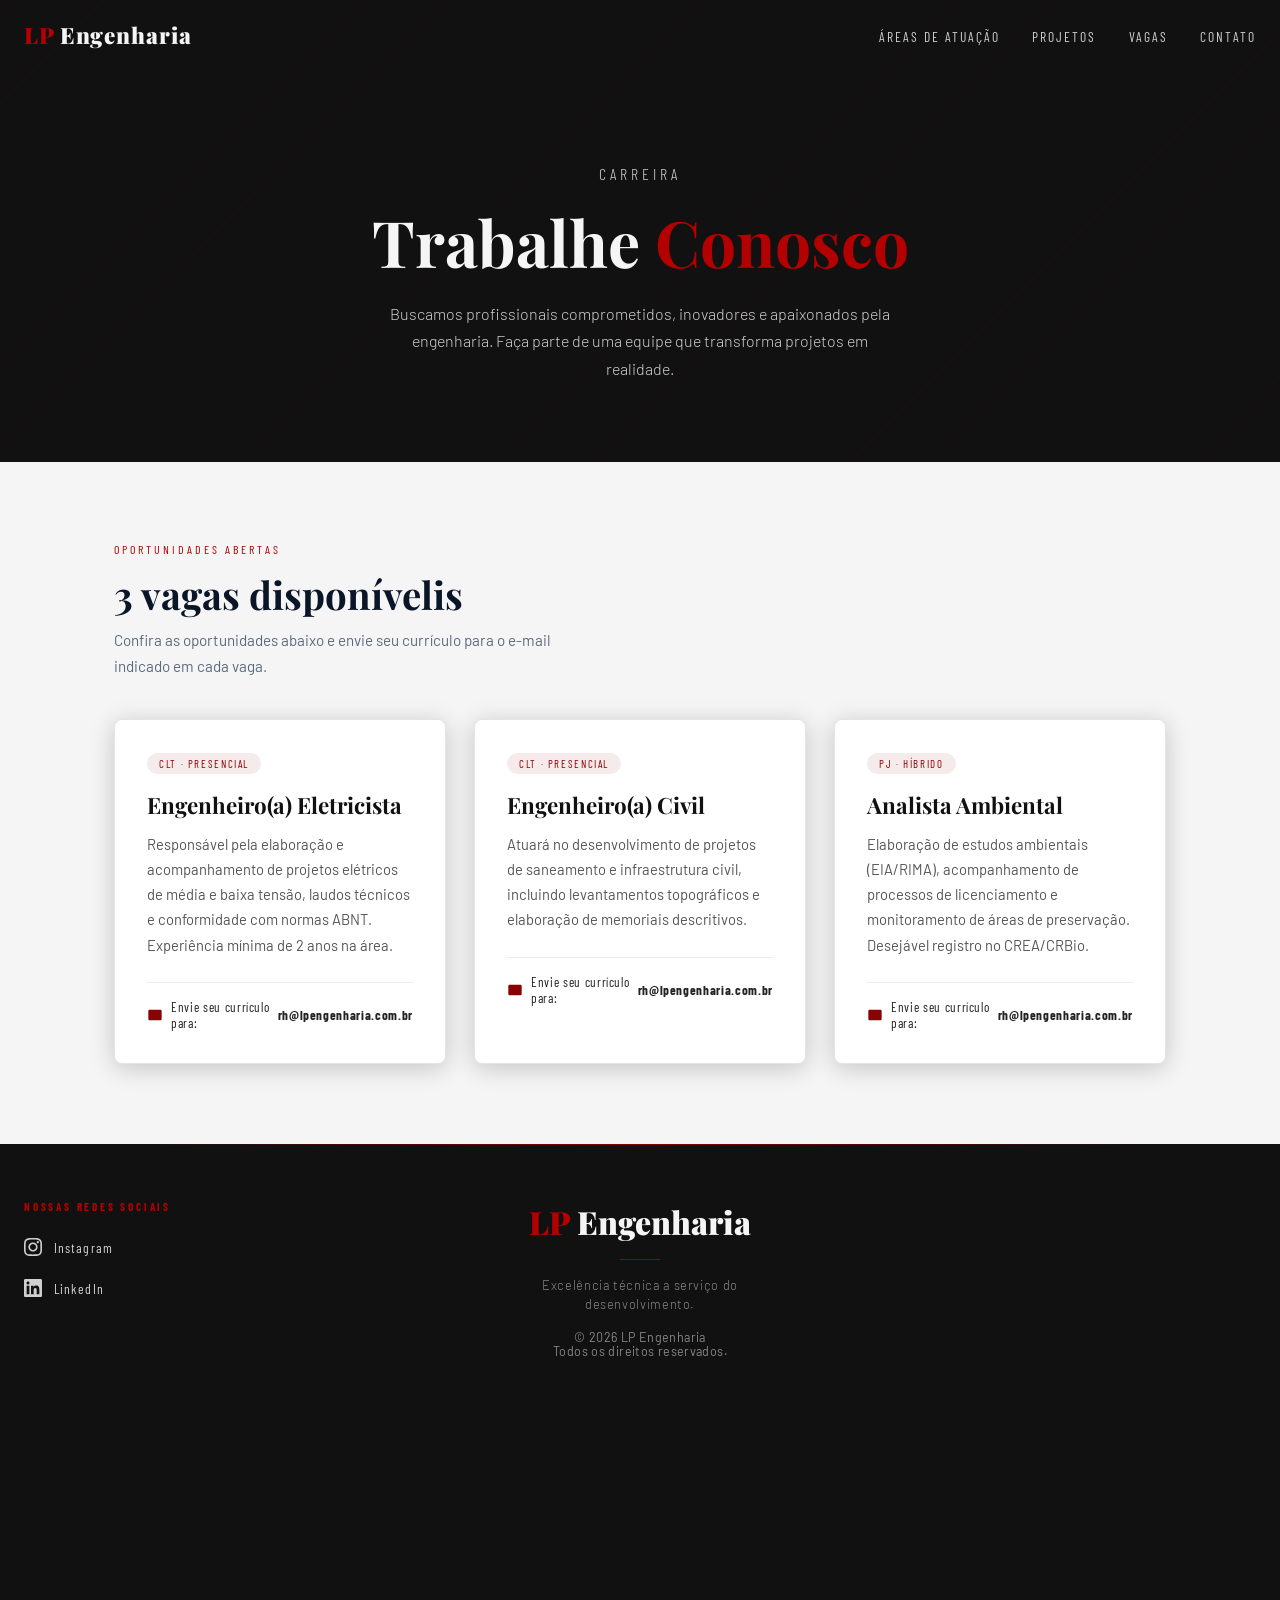
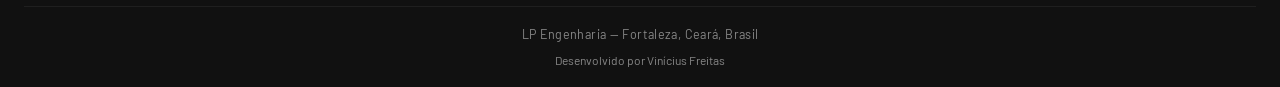
<file: vagas.htm>
<!DOCTYPE html>
<html lang="pt-BR">
<head>
  <meta charset="UTF-8" />
  <meta name="viewport" content="width=device-width, initial-scale=1.0" />
  <meta name="description" content="Trabalhe Conosco — LP Engenharia. Confira as vagas abertas e faça parte da nossa equipe." />
  <title>Trabalhe Conosco | LP Engenharia</title>

  <!-- Favicon placeholder -->
  <link rel="icon" type="image/svg+xml" href="data:image/svg+xml,<svg xmlns='http://www.w3.org/2000/svg' viewBox='0 0 32 32'><rect width='32' height='32' rx='4' fill='%231B3A6B'/><text x='50%' y='54%' dominant-baseline='middle' text-anchor='middle' font-family='serif' font-weight='900' font-size='18' fill='%23C8A951'>LP</text></svg>" />

  <!-- Google Fonts -->
  <link rel="preconnect" href="https://fonts.googleapis.com" />
  <link rel="preconnect" href="https://fonts.gstatic.com" crossorigin />
  <link href="https://fonts.googleapis.com/css2?family=Playfair+Display:wght@700;900&family=Barlow:wght@300;400;500;600&family=Barlow+Condensed:wght@600;700&display=swap" rel="stylesheet" />

  <link rel="stylesheet" href="style.css" />
</head>

<body class="page-vagas">

  <!-- ══════════════════════════════════════════════════
       NAVBAR (mesma da index)
  ══════════════════════════════════════════════════ -->
  <nav class="navbar scrolled" aria-label="Navegação principal">
    <div class="container">
      <a href="index.html" class="nav-logo" aria-label="LP Engenharia - Início">
        <span class="nav-logo-text"><span>LP</span> Engenharia</span>
      </a>

      <ul class="nav-links" role="list">
        <li><a href="index.html#areas">Áreas de Atuação</a></li>
        <li><a href="index.html#areas">Projetos</a></li>
        <li><a href="vagas.html">Vagas</a></li>
        <li><a href="index.html#contato">Contato</a></li>
      </ul>

      <button class="nav-toggle" aria-label="Abrir menu" aria-expanded="false">
        <span></span>
        <span></span>
        <span></span>
      </button>
    </div>
  </nav>


  <!-- ══════════════════════════════════════════════════
       HERO DA PÁGINA DE VAGAS
  ══════════════════════════════════════════════════ -->
  <header class="vagas-hero">
    <p class="section-label" style="position:relative;z-index:1;">Carreira</p>
    <h1>Trabalhe <em>Conosco</em></h1>
    <p>
      Buscamos profissionais comprometidos, inovadores e apaixonados pela engenharia.
      Faça parte de uma equipe que transforma projetos em realidade.
    </p>
  </header>


  <!-- ══════════════════════════════════════════════════
       SEÇÃO DE VAGAS (renderizada via JavaScript)
  ══════════════════════════════════════════════════ -->
  <main class="vagas-section" id="vagas-container" aria-live="polite">
    <!-- Conteúdo injetado pelo script.js -->
  </main>


  <!-- ══════════════════════════════════════════════════
       FOOTER (idêntico ao da index)
  ══════════════════════════════════════════════════ -->
  <footer class="footer" aria-label="Rodapé">
    <div class="container">

      <div class="footer-grid">

        <div class="footer-social">
          <h4>Nossas redes sociais</h4>
          <nav class="social-links" aria-label="Redes sociais">
            <a href="#" class="social-link" target="_blank" rel="noopener noreferrer" aria-label="Instagram">
              <svg viewBox="0 0 24 24" xmlns="http://www.w3.org/2000/svg" aria-hidden="true">
                <path d="M12 2.163c3.204 0 3.584.012 4.85.07 3.252.148 4.771 1.691 4.919 4.919.058 1.265.069 1.645.069 4.849 0 3.205-.012 3.584-.069 4.849-.149 3.225-1.664 4.771-4.919 4.919-1.266.058-1.644.07-4.85.07-3.204 0-3.584-.012-4.849-.07-3.26-.149-4.771-1.699-4.919-4.92-.058-1.265-.07-1.644-.07-4.849 0-3.204.013-3.583.07-4.849.149-3.227 1.664-4.771 4.919-4.919 1.266-.057 1.645-.069 4.849-.069zm0-2.163c-3.259 0-3.667.014-4.947.072-4.358.2-6.78 2.618-6.98 6.98-.059 1.281-.073 1.689-.073 4.948 0 3.259.014 3.668.072 4.948.2 4.358 2.618 6.78 6.98 6.98 1.281.058 1.689.072 4.948.072 3.259 0 3.668-.014 4.948-.072 4.354-.2 6.782-2.618 6.979-6.98.059-1.28.073-1.689.073-4.948 0-3.259-.014-3.667-.072-4.947-.196-4.354-2.617-6.78-6.979-6.98-1.281-.059-1.69-.073-4.949-.073zm0 5.838c-3.403 0-6.162 2.759-6.162 6.162s2.759 6.163 6.162 6.163 6.162-2.759 6.162-6.163c0-3.403-2.759-6.162-6.162-6.162zm0 10.162c-2.209 0-4-1.79-4-4 0-2.209 1.791-4 4-4s4 1.791 4 4c0 2.21-1.791 4-4 4zm6.406-11.845c-.796 0-1.441.645-1.441 1.44s.645 1.44 1.441 1.44c.795 0 1.439-.645 1.439-1.44s-.644-1.44-1.439-1.44z"/>
              </svg>
              Instagram
            </a>
            <a href="#" class="social-link" target="_blank" rel="noopener noreferrer" aria-label="LinkedIn">
              <svg viewBox="0 0 24 24" xmlns="http://www.w3.org/2000/svg" aria-hidden="true">
                <path d="M20.447 20.452h-3.554v-5.569c0-1.328-.027-3.037-1.852-3.037-1.853 0-2.136 1.445-2.136 2.939v5.667H9.351V9h3.414v1.561h.046c.477-.9 1.637-1.85 3.37-1.85 3.601 0 4.267 2.37 4.267 5.455v6.286zM5.337 7.433c-1.144 0-2.063-.926-2.063-2.065 0-1.138.92-2.063 2.063-2.063 1.14 0 2.064.925 2.064 2.063 0 1.139-.925 2.065-2.064 2.065zm1.782 13.019H3.555V9h3.564v11.452zM22.225 0H1.771C.792 0 0 .774 0 1.729v20.542C0 23.227.792 24 1.771 24h20.451C23.2 24 24 23.227 24 22.271V1.729C24 .774 23.2 0 22.222 0h.003z"/>
              </svg>
              LinkedIn
            </a>
          </nav>
        </div>

        <div class="footer-center">
          <div class="footer-logo-text"><span>LP</span> Engenharia</div>
          <div class="footer-divider"></div>
          <p class="footer-tagline">Excelência técnica a serviço do desenvolvimento.</p>
          <p class="footer-copyright">
            &copy; <span id="ano"></span> LP Engenharia<br/>
            Todos os direitos reservados.
          </p>
        </div>


      </div>

      <div class="footer-bottom">
        <p>LP Engenharia — Fortaleza, Ceará, Brasil</p>
        <a href="#" class="footer-dev" target="_blank" rel="noopener noreferrer">
          Desenvolvido por Vinícius Freitas
        </a>
      </div>

    </div>
  </footer>


  <!-- ══════════════════════════════════════════════════
       SCRIPT DE VAGAS
       ↓ Edite a variável `vagas` para adicionar ou
         remover vagas. Deixe o array vazio ([]) para
         exibir a mensagem "Sem vagas disponíveis".
  ══════════════════════════════════════════════════ -->
  <script>
    /* ─────────────────────────────────────────────────
       CONFIGURAÇÃO DE VAGAS
       Para adicionar vagas: adicione objetos ao array.
       Para simular "sem vagas": deixe o array vazio.
    ───────────────────────────────────────────────── */
    const vagas = [
      {
        titulo: "Engenheiro(a) Eletricista",
        tipo: "CLT · Presencial",
        descricao:
          "Responsável pela elaboração e acompanhamento de projetos elétricos de média e baixa tensão, laudos técnicos e conformidade com normas ABNT. Experiência mínima de 2 anos na área.",
        email: "rh@lpengenharia.com.br",
      },
      {
        titulo: "Engenheiro(a) Civil",
        tipo: "CLT · Presencial",
        descricao:
          "Atuará no desenvolvimento de projetos de saneamento e infraestrutura civil, incluindo levantamentos topográficos e elaboração de memoriais descritivos.",
        email: "rh@lpengenharia.com.br",
      },
      {
        titulo: "Analista Ambiental",
        tipo: "PJ · Híbrido",
        descricao:
          "Elaboração de estudos ambientais (EIA/RIMA), acompanhamento de processos de licenciamento e monitoramento de áreas de preservação. Desejável registro no CREA/CRBio.",
        email: "rh@lpengenharia.com.br",
      },
      /* ── Comente ou remova os itens acima para testar o estado "sem vagas" ── */
    ];

    /* ─────────────────────────────────────────────────
       RENDERIZAÇÃO — não é necessário editar abaixo
    ───────────────────────────────────────────────── */
    const container = document.getElementById('vagas-container');

    if (vagas.length === 0) {
      /* Estado: SEM VAGAS */
      container.innerHTML = `
        <div class="sem-vagas reveal">
          <div class="icon-wrap" aria-hidden="true">
            <!-- Ícone de pasta vazia -->
            <svg viewBox="0 0 24 24" xmlns="http://www.w3.org/2000/svg">
              <path d="M22 19a2 2 0 0 1-2 2H4a2 2 0 0 1-2-2V5a2 2 0 0 1 2-2h5l2 3h9a2 2 0 0 1 2 2z"/>
            </svg>
          </div>
          <h2>Sem vagas disponíveis no momento.</h2>
          <p>
            No momento não há posições abertas, mas continuamos crescendo.
            Envie seu currículo para nosso banco de talentos e entraremos em contato
            quando houver oportunidades.
          </p>
          <a href="mailto:rh@lpengenharia.com.br" class="btn-back">
            Enviar currículo espontâneo
          </a>
          <br/><br/>
          <a href="index.html" class="btn-back" style="background: transparent; border: 1px solid #1B3A6B; color: #1B3A6B; margin-top: 0.5rem;">
            ← Voltar ao site
          </a>
        </div>
      `;

    } else {
      /* Estado: COM VAGAS */
      const titulo = document.createElement('div');
      titulo.className = 'reveal';
      titulo.innerHTML = `
        <p class="section-label">Oportunidades abertas</p>
        <h2 style="font-family: 'Playfair Display', serif; font-size: clamp(1.6rem, 3vw, 2.4rem); color: #0A1628; margin-bottom: 0.5rem;">
          ${vagas.length} vaga${vagas.length > 1 ? 's' : ''} disponível${vagas.length > 1 ? 'is' : ''}
        </h2>
        <p style="color: #5a6a7e; font-size: 0.95rem; max-width: 480px; line-height: 1.7;">
          Confira as oportunidades abaixo e envie seu currículo para o e-mail indicado em cada vaga.
        </p>
      `;
      container.appendChild(titulo);

      const grid = document.createElement('div');
      grid.className = 'vagas-grid';

      vagas.forEach((vaga, i) => {
        const card = document.createElement('article');
        card.className = 'vaga-card reveal';
        card.style.transitionDelay = `${i * 0.1}s`;
        card.setAttribute('aria-label', `Vaga: ${vaga.titulo}`);

        card.innerHTML = `
          <span class="badge">${vaga.tipo}</span>
          <h3>${vaga.titulo}</h3>
          <p>${vaga.descricao}</p>
          <div class="vaga-email">
            <!-- Ícone envelope -->
            <svg viewBox="0 0 24 24" xmlns="http://www.w3.org/2000/svg" aria-hidden="true">
              <path d="M4 4h16c1.1 0 2 .9 2 2v12c0 1.1-.9 2-2 2H4c-1.1 0-2-.9-2-2V6c0-1.1.9-2 2-2z"/>
              <polyline points="22,6 12,13 2,6"/>
            </svg>
            Envie seu currículo para:&nbsp;<strong>${vaga.email}</strong>
          </div>
        `;
        grid.appendChild(card);
      });

      container.appendChild(grid);
    }

    /* ─── Ano no footer ─── */
    const anoEl = document.getElementById('ano');
    if (anoEl) anoEl.textContent = new Date().getFullYear();
  </script>

  <!-- Scripts compartilhados (navbar, scroll reveal, etc.) -->
  <script src="script.js"></script>

</body>
</html>
</file>
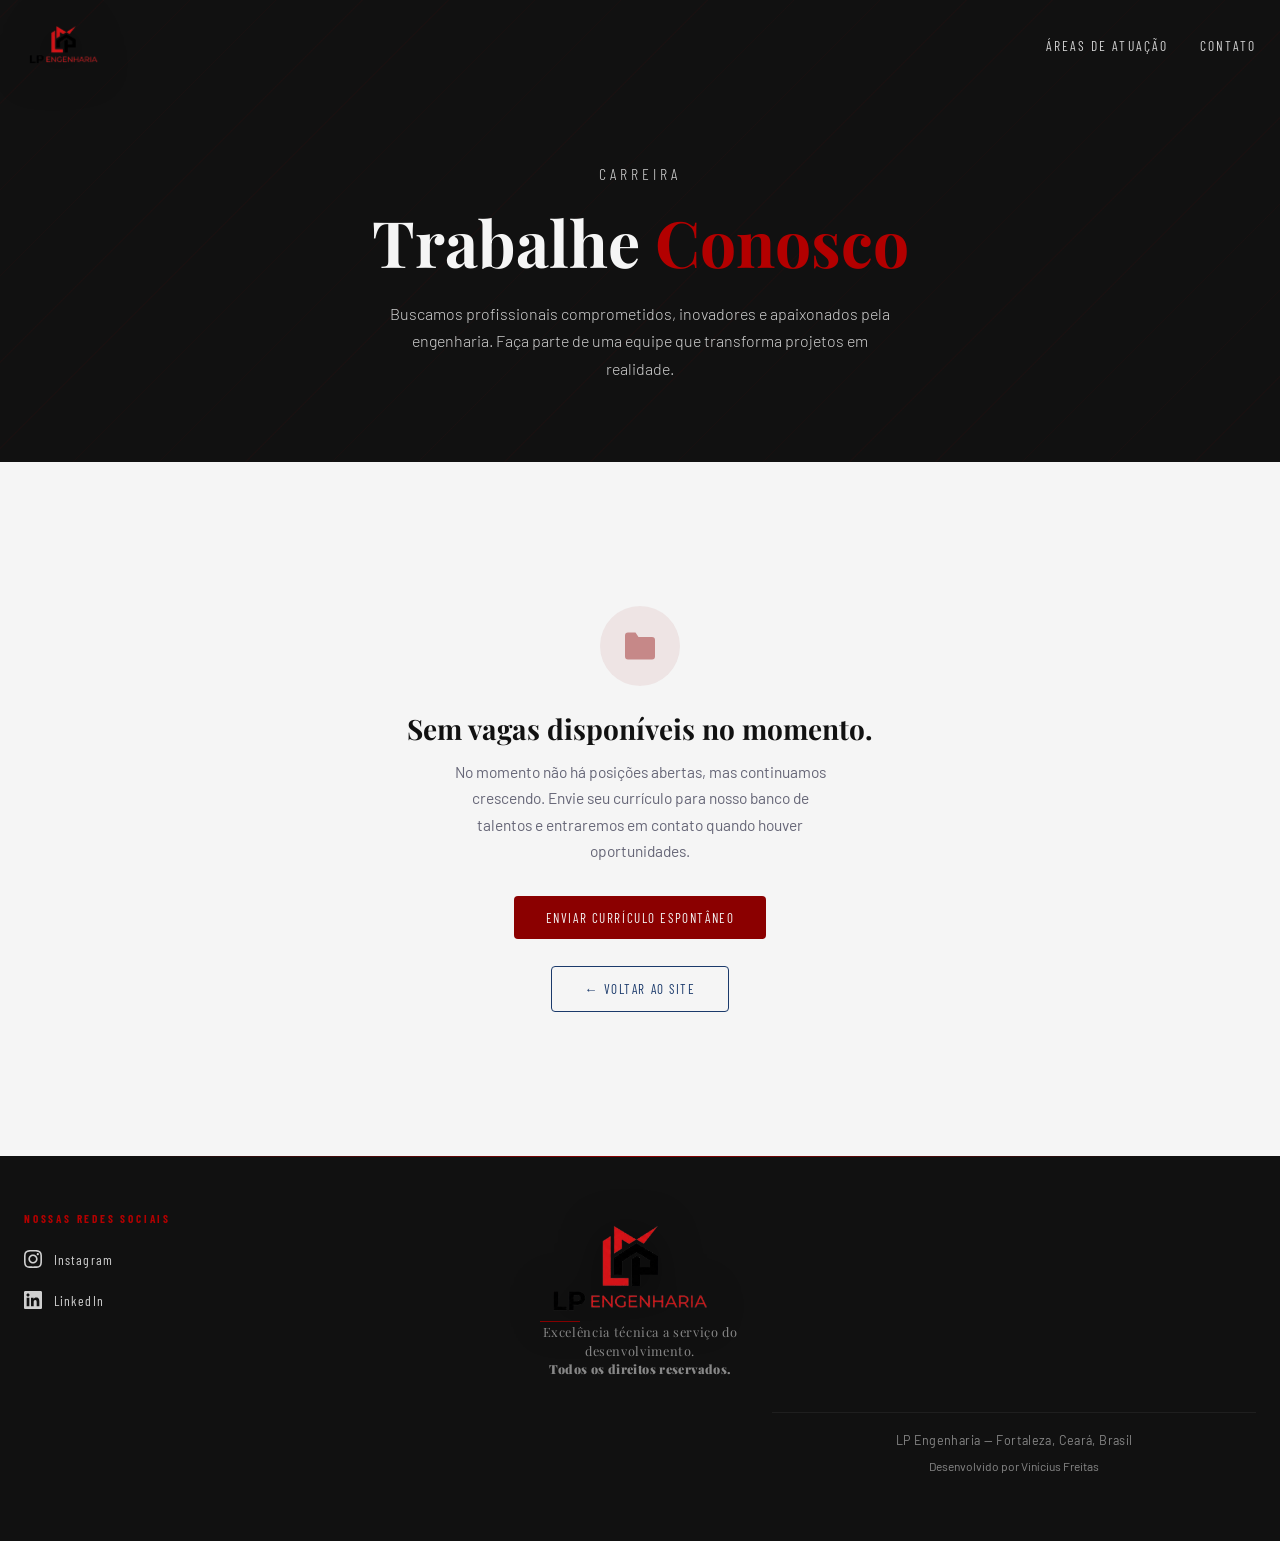
<file: vagas.html>
<!DOCTYPE html>
<html lang="pt-BR">
<head>
  <meta charset="UTF-8" />
  <meta name="viewport" content="width=device-width, initial-scale=1.0" />
  <meta name="description" content="Trabalhe Conosco — LP Engenharia. Confira as vagas abertas e faça parte da nossa equipe." />
  <title>Trabalhe Conosco | LP Engenharia</title>

  <!-- Favicon placeholder -->
  <link rel="icon" type="image/png" href="logoLP.png">  <!-- Google Fonts -->
  <link rel="preconnect" href="https://fonts.googleapis.com" />
  <link rel="preconnect" href="https://fonts.gstatic.com" crossorigin />
  <link href="https://fonts.googleapis.com/css2?family=Playfair+Display:wght@700;900&family=Barlow:wght@300;400;500;600&family=Barlow+Condensed:wght@600;700&display=swap" rel="stylesheet" />

  <link rel="stylesheet" href="style.css" />
</head>

<body class="page-vagas">

  <!-- ══════════════════════════════════════════════════
       NAVBAR (mesma da index)
  ══════════════════════════════════════════════════ -->
  <nav class="navbar scrolled" aria-label="Navegação principal">
    <div class="container">
      <a href="index.html" class="nav-logo" aria-label="LP Engenharia - Início">
         <img src="logoLP.png" alt="LP Engenharia" class="hero-logo" />
      </a>

      <ul class="nav-links" role="list">
        <li><a href="index.html#areas">Áreas de Atuação</a></li>
        <li><a href="index.html#contato">Contato</a></li>
      </ul>

      <button class="nav-toggle" aria-label="Abrir menu" aria-expanded="false">
        <span></span>
        <span></span>
        <span></span>
      </button>
    </div>
  </nav>


  <!-- ══════════════════════════════════════════════════
       HERO DA PÁGINA DE VAGAS
  ══════════════════════════════════════════════════ -->
  <header class="vagas-hero">
    <p class="section-label" style="position:relative;z-index:1;">Carreira</p>
    <h1>Trabalhe <em>Conosco</em></h1>
    <p>
      Buscamos profissionais comprometidos, inovadores e apaixonados pela engenharia.
      Faça parte de uma equipe que transforma projetos em realidade.
    </p>
  </header>


  <!-- ══════════════════════════════════════════════════
       SEÇÃO DE VAGAS (renderizada via JavaScript)
  ══════════════════════════════════════════════════ -->
  <main class="vagas-section" id="vagas-container" aria-live="polite">
    <!-- Conteúdo injetado pelo script.js -->
  </main>


  <!-- ══════════════════════════════════════════════════
       FOOTER (idêntico ao da index)
  ══════════════════════════════════════════════════ -->
  <footer class="footer" aria-label="Rodapé">
    <div class="container">

      <div class="footer-grid">

        <div class="footer-social">
          <h4>Nossas redes sociais</h4>
          <nav class="social-links" aria-label="Redes sociais">
            <a href="#" class="social-link" target="_blank" rel="noopener noreferrer" aria-label="Instagram">
              <svg viewBox="0 0 24 24" xmlns="http://www.w3.org/2000/svg" aria-hidden="true">
                <path d="M12 2.163c3.204 0 3.584.012 4.85.07 3.252.148 4.771 1.691 4.919 4.919.058 1.265.069 1.645.069 4.849 0 3.205-.012 3.584-.069 4.849-.149 3.225-1.664 4.771-4.919 4.919-1.266.058-1.644.07-4.85.07-3.204 0-3.584-.012-4.849-.07-3.26-.149-4.771-1.699-4.919-4.92-.058-1.265-.07-1.644-.07-4.849 0-3.204.013-3.583.07-4.849.149-3.227 1.664-4.771 4.919-4.919 1.266-.057 1.645-.069 4.849-.069zm0-2.163c-3.259 0-3.667.014-4.947.072-4.358.2-6.78 2.618-6.98 6.98-.059 1.281-.073 1.689-.073 4.948 0 3.259.014 3.668.072 4.948.2 4.358 2.618 6.78 6.98 6.98 1.281.058 1.689.072 4.948.072 3.259 0 3.668-.014 4.948-.072 4.354-.2 6.782-2.618 6.979-6.98.059-1.28.073-1.689.073-4.948 0-3.259-.014-3.667-.072-4.947-.196-4.354-2.617-6.78-6.979-6.98-1.281-.059-1.69-.073-4.949-.073zm0 5.838c-3.403 0-6.162 2.759-6.162 6.162s2.759 6.163 6.162 6.163 6.162-2.759 6.162-6.163c0-3.403-2.759-6.162-6.162-6.162zm0 10.162c-2.209 0-4-1.79-4-4 0-2.209 1.791-4 4-4s4 1.791 4 4c0 2.21-1.791 4-4 4zm6.406-11.845c-.796 0-1.441.645-1.441 1.44s.645 1.44 1.441 1.44c.795 0 1.439-.645 1.439-1.44s-.644-1.44-1.439-1.44z"/>
              </svg>
              Instagram
            </a>
            <a href="#" class="social-link" target="_blank" rel="noopener noreferrer" aria-label="LinkedIn">
              <svg viewBox="0 0 24 24" xmlns="http://www.w3.org/2000/svg" aria-hidden="true">
                <path d="M20.447 20.452h-3.554v-5.569c0-1.328-.027-3.037-1.852-3.037-1.853 0-2.136 1.445-2.136 2.939v5.667H9.351V9h3.414v1.561h.046c.477-.9 1.637-1.85 3.37-1.85 3.601 0 4.267 2.37 4.267 5.455v6.286zM5.337 7.433c-1.144 0-2.063-.926-2.063-2.065 0-1.138.92-2.063 2.063-2.063 1.14 0 2.064.925 2.064 2.063 0 1.139-.925 2.065-2.064 2.065zm1.782 13.019H3.555V9h3.564v11.452zM22.225 0H1.771C.792 0 0 .774 0 1.729v20.542C0 23.227.792 24 1.771 24h20.451C23.2 24 24 23.227 24 22.271V1.729C24 .774 23.2 0 22.222 0h.003z"/>
              </svg>
              LinkedIn
            </a>
          </nav>
        </div>

        <div class="footer-center">
          <div class="footer-logo-text">  <img src="logoLP.png" alt="LP Engenharia" class="hero-logo" />
          <div class="footer-divider"></div>
          <p class="footer-tagline">Excelência técnica a serviço do desenvolvimento.</p>
          <p class="footer-copyright">
            Todos os direitos reservados.
          </p>
        </div>


      </div>

      <div class="footer-bottom">
        <p>LP Engenharia — Fortaleza, Ceará, Brasil</p>
        <a href="#" class="footer-dev" target="_blank" rel="noopener noreferrer">
          Desenvolvido por Vinícius Freitas
        </a>
      </div>

    </div>
  </footer>


  <!-- ══════════════════════════════════════════════════
       SCRIPT DE VAGAS
       ↓ Edite a variável `vagas` para adicionar ou
         remover vagas. Deixe o array vazio ([]) para
         exibir a mensagem "Sem vagas disponíveis".
  ══════════════════════════════════════════════════ -->
  <script>
    /* ─────────────────────────────────────────────────
       CONFIGURAÇÃO DE VAGAS
       Para adicionar vagas: adicione objetos ao array.
       Para simular "sem vagas": deixe o array vazio.
    ───────────────────────────────────────────────── */
    const vagas = [
      
      /* ── Comente ou remova os itens acima para testar o estado "sem vagas" ── */
    ];

    /* ─────────────────────────────────────────────────
       RENDERIZAÇÃO — não é necessário editar abaixo
    ───────────────────────────────────────────────── */
    const container = document.getElementById('vagas-container');

    if (vagas.length === 0) {
      /*SEM VAGAS */
      container.innerHTML = `
        <div class="sem-vagas reveal">
          <div class="icon-wrap" aria-hidden="true">
            <!-- Ícone de pasta vazia -->
            <svg viewBox="0 0 24 24" xmlns="http://www.w3.org/2000/svg">
              <path d="M22 19a2 2 0 0 1-2 2H4a2 2 0 0 1-2-2V5a2 2 0 0 1 2-2h5l2 3h9a2 2 0 0 1 2 2z"/>
            </svg>
          </div>
          <h2>Sem vagas disponíveis no momento.</h2>
          <p>
            No momento não há posições abertas, mas continuamos crescendo.
            Envie seu currículo para nosso banco de talentos e entraremos em contato
            quando houver oportunidades.
          </p>
          <a href="mailto:rh@lpengenharia.com.br" class="btn-back">
            Enviar currículo espontâneo
          </a>
          <br/><br/>
          <a href="index.html" class="btn-back" style="background: transparent; border: 1px solid #1B3A6B; color: #1B3A6B; margin-top: 0.5rem;">
            ← Voltar ao site
          </a>
        </div>
      `;

    } else {
      /*COM VAGAS */
      const titulo = document.createElement('div');
      titulo.className = 'reveal';
      titulo.innerHTML = `
        <p class="section-label">Oportunidades abertas</p>
        <h2 style="font-family: 'Playfair Display', serif; font-size: clamp(1.6rem, 3vw, 2.4rem); color: #0A1628; margin-bottom: 0.5rem;">
          ${vagas.length} vaga${vagas.length > 1 ? 's' : ''} disponível${vagas.length > 1 ? 'is' : ''}
        </h2>
        <p style="color: #5a6a7e; font-size: 0.95rem; max-width: 480px; line-height: 1.7;">
          Confira as oportunidades abaixo e envie seu currículo para o e-mail indicado em cada vaga.
        </p>
      `;
      container.appendChild(titulo);

      const grid = document.createElement('div');
      grid.className = 'vagas-grid';

      vagas.forEach((vaga, i) => {
        const card = document.createElement('article');
        card.className = 'vaga-card reveal';
        card.style.transitionDelay = `${i * 0.1}s`;
        card.setAttribute('aria-label', `Vaga: ${vaga.titulo}`);

        card.innerHTML = `
          <span class="badge">${vaga.tipo}</span>
          <h3>${vaga.titulo}</h3>
          <p>${vaga.descricao}</p>
          <div class="vaga-email">
            <!-- Ícone envelope -->
            <svg viewBox="0 0 24 24" xmlns="http://www.w3.org/2000/svg" aria-hidden="true">
              <path d="M4 4h16c1.1 0 2 .9 2 2v12c0 1.1-.9 2-2 2H4c-1.1 0-2-.9-2-2V6c0-1.1.9-2 2-2z"/>
              <polyline points="22,6 12,13 2,6"/>
            </svg>
            Envie seu currículo para:&nbsp;<strong>${vaga.email}</strong>
          </div>
        `;
        grid.appendChild(card);
      });

      container.appendChild(grid);
    }

    /* ─── Ano no footer ─── */
    const anoEl = document.getElementById('ano');
    if (anoEl) anoEl.textContent = new Date().getFullYear();
  </script>

  <!-- Scripts compartilhados (navbar, scroll reveal, etc.) -->
  <script src="script.js"></script>

</body>
</html>
</file>
<file: style.css>
/* ============================================================
   LP ENGENHARIA — style.css
   Paleta: Vermelho escuro (#8B0000), Preto (#111111), Branco (#F5F5F5)
   Visual: Força · Engenharia · Estrutura · Autoridade
   ============================================================ */

/* ── Google Fonts ── */
@import url('https://fonts.googleapis.com/css2?family=Playfair+Display:wght@700;900&family=Barlow:wght@300;400;500;600&family=Barlow+Condensed:wght@600;700&display=swap');

/* ── CSS Variables ── */
:root {
  --black:       #111111;
  --black-soft:  #1a1a1a;
  --black-mid:   #222222;
  --red:         #8B0000;
  --red-deep:    #6a0000;
  --red-bright:  #b30000;
  --white:       #F5F5F5;
  --white-pure:  #ffffff;
  --gray:        #888888;
  --gray-light:  #cccccc;
  --text-light:  #d0d0d0;

  --font-display: 'Playfair Display', serif;
  --font-body:    'Barlow', sans-serif;
  --font-label:   'Barlow Condensed', sans-serif;

  --transition: 0.4s cubic-bezier(0.25, 0.46, 0.45, 0.94);
  --shadow-soft: 0 8px 40px rgba(0, 0, 0, 0.45);
  --shadow-card: 0 4px 24px rgba(0, 0, 0, 0.2);
}

/* ── Reset & Base ── */
*, *::before, *::after {
  box-sizing: border-box;
  margin: 0;
  padding: 0;
}

html {
  scroll-behavior: smooth;
  font-size: 16px;
}

body {
  font-family: var(--font-body);
  background: var(--white);
  color: rgba(22, 22, 22, 0.2) ;
  overflow-x: hidden;
  -webkit-font-smoothing: antialiased;
}

img { display: block; max-width: 100%; }

a {
  text-decoration: none;
  color: inherit;
}

/* ── Container ── */
.container {
  width: 100%;
  max-width: 1280px;
  margin: 0 auto;
  padding: 0 1.5rem;
}

/* ── Section Label ── */
.section-label {
  font-family: var(--font-label);
  font-size: 0.75rem;
  letter-spacing: 0.25em;
  text-transform: uppercase;
  color: var(--red-bright);
  margin-bottom: 0.75rem;
}

/* ── Scroll Reveal ── */
.reveal {
  opacity: 0;
  transform: translateY(40px);
  transition: opacity 0.75s ease, transform 0.75s ease;
}
.reveal.visible { opacity: 1; transform: translateY(0); }

.reveal-left {
  opacity: 0;
  transform: translateX(-40px);
  transition: opacity 0.75s ease, transform 0.75s ease;
}
.reveal-left.visible { opacity: 1; transform: translateX(0); }

.reveal-right {
  opacity: 0;
  transform: translateX(40px);
  transition: opacity 0.75s ease, transform 0.75s ease;
}
.reveal-right.visible { opacity: 1; transform: translateX(0); }

/* ============================================================
   NAVBAR
   ============================================================ */
.navbar {
  position: fixed;
  top: 0; left: 0;
  width: 100%;
  z-index: 100;
  padding: 1.25rem 0;
  transition: background var(--transition), padding var(--transition), box-shadow var(--transition);
}

.navbar.scrolled {
  background: rgba(17, 17, 17, 0.97);
  padding: 0.75rem 0;
  box-shadow: 0 2px 24px rgba(0, 0, 0, 0.65);
}

.navbar .container {
  display: flex;
  align-items: center;
  justify-content: space-between;
}

.nav-logo {
  display: flex;
  align-items: center;
  gap: 0.5rem;
}

.nav-logo img {
  height: 48px;
  width: auto;
  object-fit: contain;
}

.nav-logo-text {
  font-family: var(--font-display);
  font-size: 1.4rem;
  font-weight: 900;
  color: var(--white);
  letter-spacing: 0.04em;
}

.nav-logo-text span {
  color: var(--red-bright);
}

.nav-links {
  display: flex;
  align-items: center;
  gap: 2rem;
  list-style: none;
}

.nav-links a {
  font-family: var(--font-label);
  font-size: 0.85rem;
  letter-spacing: 0.15em;
  text-transform: uppercase;
  color: var(--text-light);
  position: relative;
  padding-bottom: 4px;
  transition: color var(--transition);
}

.nav-links a::after {
  content: '';
  position: absolute;
  bottom: 0; left: 0;
  width: 0;
  height: 1px;
  background: var(--red-bright);
  transition: width var(--transition);
}

.nav-links a:hover { color: var(--red-bright); }
.nav-links a:hover::after { width: 100%; }

/* Hamburguer */
.nav-toggle {
  display: none;
  flex-direction: column;
  gap: 5px;
  cursor: pointer;
  padding: 4px;
  background: none;
  border: none;
}

.nav-toggle span {
  display: block;
  width: 26px; height: 2px;
  background: var(--white);
  border-radius: 2px;
  transition: transform var(--transition), opacity var(--transition);
}

/* ============================================================
   HERO SECTION
   ============================================================ */
.hero {
  position: relative;
  min-height: 100vh;
  display: flex;
  flex-direction: column;
  align-items: center;
  justify-content: center;
  overflow: hidden;
  background: var(--black);
}

.hero-bg {
  position: absolute;
  inset: 0;
  background-image: url("imgengcivil.jpg") ;
  background-size: cover;
  background-position: center;
  transform: scale(1.30);
  transition: transform 8s ease-out;
}

.hero.loaded .hero-bg { transform: scale(1); }

/* Overlay vermelho-preto com profundidade */
.hero-overlay {
  position: absolute;
  inset: 0;
  background: linear-gradient(
    135deg,
    rgba(17,17,17,0.90) 0%,
    rgba(64, 3, 3, 0.55) 50%,
    rgba(17,17,17,0.92) 100%
  );
}

/* Textura diagonal sutil em vermelho */
.hero-overlay::after {
  content: '';
  position: absolute;
  inset: 0;
  background: repeating-linear-gradient(
    -45deg,
    transparent, transparent 80px,
    rgba(139,0,0,0.04) 80px, rgba(139,0,0,0.04) 81px
  );
}

.hero-content {
  position: relative;
  z-index: 2;
  display: flex;
  align-items: center;
  gap: 3rem;
  padding: 0 2rem;
  animation: heroFadeIn 1.4s ease forwards;
}

@keyframes heroFadeIn {
  from { opacity: 0; transform: translateY(30px); }
  to   { opacity: 1; transform: translateY(0); }
}

.hero-side-text {
  font-family: var(--font-label);
  font-size: 0.7rem;
  letter-spacing: 0.3em;
  text-transform: uppercase;
  color: var(--red-bright);
  writing-mode: vertical-rl;
  transform: rotate(180deg);
  white-space: nowrap;
  opacity: 0.85;
}

.hero-logo-wrap {
  display: flex;
  flex-direction: column;
  align-items: center;
  gap: 1.5rem;
  text-align: center;
}

.hero-logo {
  width: 180px;
  height: auto;
  filter: drop-shadow(0 4px 20px rgba(0,0,0,0.6));
}

.hero-logo-fallback {
  display: flex;
  flex-direction: column;
  align-items: center;
  gap: 0.25rem;
}

.hero-logo-initials {
  font-family: var(--font-display);
  font-size: 5rem;
  font-weight: 900;
  color: var(--white);
  line-height: 1;
  text-shadow: 0 4px 30px rgba(0,0,0,0.6);
}

.hero-logo-initials span { color: var(--red-bright); }

.hero-logo-name {
  font-family: var(--font-label);
  font-size: 1.1rem;
  letter-spacing: 0.4em;
  text-transform: uppercase;
  color: var(--text-light);
}

.hero-divider {
  width: 60px;
  height: 2px;
  background: linear-gradient(90deg, transparent, var(--red-bright), transparent);
  margin: 0 auto;
}

.hero-tagline {
  font-family: var(--font-body);
  font-weight: 300;
  font-size: 1rem;
  color: var(--text-light);
  letter-spacing: 0.08em;
  max-width: 260px;
  text-align: center;
  line-height: 1.6;
}

/* Indicador de scroll */
.hero-scroll {
  position: absolute;
  bottom: 2.5rem;
  left: 50%;
  transform: translateX(-50%);
  z-index: 2;
  display: flex;
  flex-direction: column;
  align-items: center;
  gap: 0.5rem;
  color: var(--gray);
  font-family: var(--font-label);
  font-size: 0.65rem;
  letter-spacing: 0.2em;
  text-transform: uppercase;
  animation: bounce 2.5s ease-in-out infinite;
}

.hero-scroll::before {
  content: '';
  width: 1px;
  height: 50px;
  background: linear-gradient(to bottom, transparent, var(--red-bright));
}

@keyframes bounce {
  0%, 100% { transform: translateX(-50%) translateY(0); }
  50%       { transform: translateX(-50%) translateY(8px); }
}

/* ============================================================
   ÁREAS DE ATUAÇÃO
   ============================================================ */
.areas { background: var(--white); }

.areas-header {
  text-align: center;
  padding: 6rem 1.5rem 6rem;
  background: var(--black);
  clip-path: polygon(0 0, 100% 0, 100% 85%, 50% 100%, 0 85%);
}

.areas-header h2 {
  font-family: var(--font-display);
  font-size: clamp(2rem, 5vw, 3.5rem);
  color: var(--white);
  line-height: 1.15;
  margin-bottom: 1rem;
}

.areas-header h2 em { font-style: normal; color: var(--red-bright); }

.areas-header p {
  color: var(--text-light);
  font-weight: 300;
  font-size: 1.05rem;
  max-width: 520px;
  margin: 0 auto;
  line-height: 1.7;
}

/* Card split 50/50 */
.area-card {
  display: grid;
  grid-template-columns: 1fr 1fr;
  min-height: 520px;
  overflow: hidden;
  position: relative;
}

.area-card:nth-child(even) { direction: rtl; }
.area-card:nth-child(even) > * { direction: ltr; }
.area-card + .area-card { border-top: 1px solid rgba(0,0,0,0.08); }

.area-image-wrap {
  position: relative;
  overflow: hidden;
}

.area-image-wrap img {
  width: 100%; height: 100%;
  object-fit: cover;
  transition: transform 0.8s ease;
}

.area-card:hover .area-image-wrap img { transform: scale(1.05); }

.area-caption {
  position: absolute;
  bottom: 0; left: 0; right: 0;
  padding: 1rem 1.5rem;
  background: linear-gradient(to top, rgba(17,17,17,0.88), transparent);
  font-family: var(--font-label);
  font-size: 0.75rem;
  letter-spacing: 0.1em;
  color: rgba(255,255,255,0.72);
  font-style: italic;
}

.area-content {
  display: flex;
  flex-direction: column;
  justify-content: center;
  padding: 4rem 5%;
  background: var(--white-pure);
  position: relative;
}

/* Número decorativo */
.area-content::before {
  content: attr(data-num);
  position: absolute;
  top: 1rem; right: 2rem;
  font-family: var(--font-display);
  font-size: 8rem;
  font-weight: 900;
  color: rgba(139,0,0,0.05);
  line-height: 1;
  pointer-events: none;
  user-select: none;
}

.area-content h3 {
  font-family: var(--font-display);
  font-size: clamp(1.5rem, 3vw, 2.4rem);
  color: var(--black);
  line-height: 1.2;
  margin-bottom: 0.5rem;
}

.area-content .area-subtitle {
  font-family: var(--font-label);
  font-size: 0.8rem;
  letter-spacing: 0.2em;
  text-transform: uppercase;
  color: var(--red-bright);
  margin-bottom: 1.25rem;
}

.area-content .area-bar {
  width: 40px; height: 3px;
  background: var(--red);
  margin-bottom: 1.5rem;
  border-radius: 2px;
}

.area-content p {
  color: #4a4a4a;
  font-size: 0.97rem;
  line-height: 1.8;
  margin-bottom: 2rem;
  max-width: 400px;
}

/* Logo inline */
.area-logo-inline {
  display: flex;
  align-items: center;
  gap: 0.75rem;
  margin-bottom: 1.5rem;
  padding: 0.75rem 1rem;
  background: rgba(139,0,0,0.05);
  border-left: 3px solid var(--red);
  border-radius: 0 6px 6px 0;
}

.area-logo-inline .logo-mini {
  font-family: var(--font-display);
  font-weight: 900;
  font-size: 1.4rem;
  color: var(--black);
}

.area-logo-inline .logo-mini span { color: var(--red-bright); }

.area-logo-inline p {
  margin: 0;
  font-size: 0.82rem;
  color: var(--black-mid);
  line-height: 1.4;
}

/* Botão CTA */
.btn-orcamento {
  display: inline-flex;
  align-items: center;
  gap: 0.6rem;
  padding: 0.9rem 2rem;
  background: var(--red);
  color: var(--white);
  font-family: var(--font-label);
  font-size: 0.8rem;
  letter-spacing: 0.15em;
  text-transform: uppercase;
  border: 2px solid transparent;
  border-radius: 4px;
  cursor: pointer;
  transition: background var(--transition), border-color var(--transition), transform var(--transition);
  align-self: flex-start;
  position: relative;
  overflow: hidden;
}

.btn-orcamento::before {
  content: '';
  position: absolute;
  inset: 0;
  background: var(--red-deep);
  transform: scaleX(0);
  transform-origin: left;
  transition: transform var(--transition);
  z-index: 0;
}

.btn-orcamento:hover::before { transform: scaleX(1); }

.btn-orcamento span,
.btn-orcamento svg { position: relative; z-index: 1; }

.btn-orcamento:hover {
  border-color: var(--red-deep);
  transform: translateY(-2px);
}

.btn-orcamento svg {
  width: 16px; height: 16px;
  transition: transform var(--transition);
}

.btn-orcamento:hover svg { transform: translateX(4px); }

/* ============================================================
   SEÇÃO LOCALIZAÇÃO
   ============================================================ */
.localizacao {
  background: #181818;
  position: relative;
  overflow: hidden;
}

/* Linha vermelha no topo */
.localizacao::before {
  content: '';
  position: absolute;
  top: 0; left: 0; right: 0;
  height: 3px;
  background: linear-gradient(90deg, transparent 0%, var(--red) 25%, var(--red-bright) 50%, var(--red) 75%, transparent 100%);
}

/* Grade 50/50 */
.localizacao-grid {
  display: grid;
  grid-template-columns: 1fr 1fr;
  min-height: 500px;
}

/* ── Mapa ── */
.localizacao-mapa {
  position: relative;
  min-height: 500px;
}

.localizacao-mapa iframe {
  width: 100%;
  height: 100%;
  min-height: 500px;
  border: none;
  display: block;
  /* Filtro discreto para harmonizar com o fundo escuro */
  filter: grayscale(15%) brightness(0.9) contrast(1.08);
  transition: filter 0.5s ease;
}

.localizacao-mapa:hover iframe {
  filter: grayscale(0%) brightness(1) contrast(1);
}

/* ── Lado informativo ── */
.localizacao-info {
  display: flex;
  flex-direction: column;
  justify-content: center;
  padding: 4rem 5% 4rem 6%;
  position: relative;
}

/* Linha vermelha decorativa à esquerda */
.localizacao-info::before {
  content: '';
  position: absolute;
  left: 0;
  top: 15%; bottom: 15%;
  width: 2px;
  background: linear-gradient(to bottom, transparent, var(--red), transparent);
}

.localizacao-info .section-label {
  color: var(--red-bright);
}

.localizacao-info h2 {
  font-family: var(--font-display);
  font-size: clamp(1.8rem, 3.5vw, 2.8rem);
  color: var(--white);
  line-height: 1.15;
  margin-bottom: 1.25rem;
}

.localizacao-info h2 em {
  font-style: normal;
  color: var(--red-bright);
}

/* Barra vermelha */
.localizacao-bar {
  width: 40px; height: 3px;
  background: var(--red);
  margin-bottom: 1.75rem;
  border-radius: 2px;
}

/* Bloco de endereço */
.localizacao-endereco {
  display: flex;
  align-items: flex-start;
  gap: 1rem;
  margin-bottom: 1.75rem;
  padding: 1.25rem 1.5rem;
  background: rgba(139,0,0,0.12);
  border: 1px solid rgba(139,0,0,0.28);
  border-radius: 8px;
}

.localizacao-endereco .pin-icon {
  flex-shrink: 0;
  width: 42px; height: 42px;
  background: var(--red);
  border-radius: 50%;
  display: flex;
  align-items: center;
  justify-content: center;
}

.localizacao-endereco .pin-icon svg {
  width: 20px; height: 20px;
  fill: var(--white);
}

.localizacao-endereco-texto strong {
  display: block;
  font-family: var(--font-label);
  font-size: 0.72rem;
  letter-spacing: 0.2em;
  text-transform: uppercase;
  color: var(--red-bright);
  margin-bottom: 0.4rem;
}

.localizacao-endereco-texto address {
  font-style: normal;
  color: var(--white);
  font-size: 1.05rem;
  font-weight: 500;
  line-height: 1.5;
}

.localizacao-endereco-texto span {
  display: block;
  color: var(--gray-light);
  font-size: 0.88rem;
  margin-top: 0.15rem;
}

/* Texto institucional */
.localizacao-texto {
  color: var(--text-light);
  font-size: 0.97rem;
  line-height: 1.8;
  font-weight: 300;
  margin-bottom: 2rem;
  max-width: 400px;
}

/* Botão "Como Chegar" */
.btn-gmaps {
  display: inline-flex;
  align-items: center;
  gap: 0.6rem;
  padding: 0.85rem 1.75rem;
  background: transparent;
  color: var(--white);
  font-family: var(--font-label);
  font-size: 0.8rem;
  letter-spacing: 0.15em;
  text-transform: uppercase;
  border: 1px solid rgba(139,0,0,0.6);
  border-radius: 4px;
  align-self: flex-start;
  transition: background var(--transition), border-color var(--transition), transform var(--transition);
}

.btn-gmaps:hover {
  background: var(--red);
  border-color: var(--red);
  transform: translateY(-2px);
}

.btn-gmaps svg {
  width: 16px; height: 16px;
  transition: transform var(--transition);
}

.btn-gmaps:hover svg { transform: translateX(3px); }

/* ============================================================
   FOOTER
   ============================================================ */
.footer {
  background: var(--black);
  color: var(--text-light);
  padding: 3.5rem 0 0;
  position: relative;
  overflow: hidden;
}

.footer::before {
  content: '';
  position: absolute;
  top: 0; left: 10%; right: 10%;
  height: 1px;
  background: linear-gradient(90deg, transparent, var(--red), transparent);
}

.footer::after {
  content: '';
  position: absolute;
  bottom: -2rem; right: 3rem;
  font-family: var(--font-display);
  font-size: 12rem;
  font-weight: 900;
  color: rgba(255,255,255,0.02);
  pointer-events: none;
  user-select: none;
}

.footer-grid {
  display: grid;
  grid-template-columns: 1fr auto 1fr;
  align-items: start;
  gap: 2rem;
  padding-bottom: 3rem;
}

/* Coluna esquerda */
.footer-social h4 {
  font-family: var(--font-label);
  font-size: 0.7rem;
  letter-spacing: 0.25em;
  text-transform: uppercase;
  color: var(--red-bright);
  margin-bottom: 1.25rem;
}

.social-links {
  display: flex;
  flex-direction: column;
  gap: 0.75rem;
}

.social-link {
  display: inline-flex;
  align-items: center;
  gap: 0.75rem;
  color: var(--text-light);
  font-family: var(--font-label);
  font-size: 0.85rem;
  letter-spacing: 0.08em;
  transition: color var(--transition), transform var(--transition);
  padding: 0.35rem 0;
}

.social-link:hover { color: var(--red-bright); transform: translateX(4px); }
.social-link svg { width: 18px; height: 18px; fill: currentColor; }

/* Coluna central */
.footer-center {
  text-align: center;
  display: flex;
  flex-direction: column;
  align-items: center;
  gap: 1rem;
}

.footer-logo-text {
  font-family: var(--font-display);
  font-size: 2rem;
  font-weight: 900;
  color: var(--white);
}

.footer-logo-text span { color: var(--red-bright); }

.footer-divider {
  width: 40px; height: 1px;
  background: var(--red);
}

.footer-tagline {
  font-size: 0.8rem;
  color: var(--gray);
  font-weight: 300;
  letter-spacing: 0.05em;
  line-height: 1.5;
  max-width: 200px;
}

.footer-copyright {
  font-size: 0.78rem;
  color: var(--gray);
  letter-spacing: 0.03em;
  text-align: center;
}

/* Coluna direita */
.footer-links {
  display: flex;
  flex-direction: column;
  align-items: flex-end;
  gap: 1rem;
}

.footer-links h4 {
  font-family: var(--font-label);
  font-size: 0.7rem;
  letter-spacing: 0.25em;
  text-transform: uppercase;
  color: var(--red-bright);
  margin-bottom: 0.25rem;
  align-items: center;
  
}

.btn-vagas {
  display: inline-flex;
  align-items: center;
  gap: 0.5rem;
  padding: 0.65rem 1.4rem;
  border: 1px solid rgba(139,0,0,0.5);
  color: var(--text-light);
  font-family: var(--font-label);
  font-size: 0.8rem;
  letter-spacing: 0.12em;
  text-transform: uppercase;
  border-radius: 3px;
  transition: background var(--transition), color var(--transition), border-color var(--transition);
}

.btn-vagas:hover {
  background: var(--red);
  color: var(--white);
  border-color: var(--red);
}

/* Linha inferior */
.footer-bottom {
  border-top: 1px solid rgba(255,255,255,0.06);
  padding: 1.25rem 0;
  display: flex;
  justify-content: space-between;
  align-items: center;
  flex-direction: column;
  flex-wrap: wrap;
  gap: 0.75rem;
  margin-top: 200px;
  text-align: right;
}

.footer-bottom p {
  font-size: 0.78rem;
  color: var(--gray);
  letter-spacing: 0.03em;
}

.footer-dev {
  font-size: 0.75rem;
  color: var(--gray);
  transition: color var(--transition);
}

.footer-dev:hover { color: var(--red-bright); }

/* ============================================================
   PÁGINA VAGAS — vagas.html
   ============================================================ */
.page-vagas {
  min-height: 100vh;
  background: var(--white);
}

.vagas-hero {
  background: var(--black);
  padding: 9rem 1.5rem 5rem;
  position: relative;
  overflow: hidden;
  text-align: center;
}

.vagas-hero::after {
  content: '';
  position: absolute;
  inset: 0;
  background: repeating-linear-gradient(
    -45deg, transparent, transparent 60px,
    rgba(139,0,0,0.05) 60px, rgba(139,0,0,0.05) 61px
  );
}

.vagas-hero h1 {
  font-family: var(--font-display);
  font-size: clamp(2.5rem, 6vw, 4rem);
  color: var(--white);
  position: relative;
  z-index: 1;
}

.vagas-hero h1 em { font-style: normal; color: var(--red-bright); }

.vagas-hero p {
  font-size: 1rem;
  color: var(--text-light);
  font-weight: 300;
  margin-top: 1rem;
  position: relative;
  z-index: 1;
  max-width: 500px;
  margin-left: auto;
  margin-right: auto;
  line-height: 1.7;
}

.vagas-section {
  padding: 5rem 1.5rem;
  max-width: 1100px;
  margin: 0 auto;
}

.vagas-grid {
  display: grid;
  grid-template-columns: repeat(auto-fill, minmax(300px, 1fr));
  gap: 1.75rem;
  margin-top: 2.5rem;
}

.vaga-card {
  background: var(--white-pure);
  border: 1px solid rgba(0,0,0,0.1);
  border-radius: 8px;
  padding: 2rem;
  box-shadow: var(--shadow-card);
  transition: transform var(--transition), box-shadow var(--transition), border-color var(--transition);
  position: relative;
  overflow: hidden;
}

.vaga-card::before {
  content: '';
  position: absolute;
  top: 0; left: 0;
  width: 4px; height: 100%;
  background: var(--red);
  transform: scaleY(0);
  transform-origin: bottom;
  transition: transform var(--transition);
}

.vaga-card:hover::before { transform: scaleY(1); }

.vaga-card:hover {
  transform: translateY(-6px);
  box-shadow: var(--shadow-soft);
  border-color: rgba(139,0,0,0.3);
}

.vaga-card .badge {
  display: inline-block;
  padding: 0.25rem 0.75rem;
  background: rgba(139,0,0,0.08);
  color: var(--red);
  font-family: var(--font-label);
  font-size: 0.68rem;
  letter-spacing: 0.15em;
  text-transform: uppercase;
  border-radius: 50px;
  margin-bottom: 1rem;
}

.vaga-card h3 {
  font-family: var(--font-display);
  font-size: 1.4rem;
  color: var(--black);
  margin-bottom: 0.75rem;
}

.vaga-card p {
  font-size: 0.92rem;
  color: #555;
  line-height: 1.7;
  margin-bottom: 1.5rem;
}

.vaga-email {
  display: inline-flex;
  align-items: center;
  gap: 0.5rem;
  font-family: var(--font-label);
  font-size: 0.82rem;
  letter-spacing: 0.05em;
  color: var(--black-mid);
  border-top: 1px solid rgba(0,0,0,0.08);
  padding-top: 1rem;
  width: 100%;
}

.vaga-email svg { width: 16px; height: 16px; flex-shrink: 0; fill: var(--red); }

.sem-vagas { text-align: center; padding: 4rem 1.5rem; }

.sem-vagas .icon-wrap {
  width: 80px; height: 80px;
  border-radius: 50%;
  background: rgba(139,0,0,0.07);
  display: flex;
  align-items: center;
  justify-content: center;
  margin: 0 auto 1.5rem;
}

.sem-vagas .icon-wrap svg { width: 36px; height: 36px; fill: var(--red); opacity: 0.4; }
.sem-vagas h2 { font-family: var(--font-display); font-size: 1.75rem; color: var(--black); margin-bottom: 0.75rem; }
.sem-vagas p { font-size: 0.97rem; color: #667; max-width: 380px; margin: 0 auto 2rem; line-height: 1.7; }

.btn-back {
  display: inline-flex;
  align-items: center;
  gap: 0.5rem;
  padding: 0.85rem 2rem;
  background: var(--red);
  color: var(--white);
  font-family: var(--font-label);
  font-size: 0.82rem;
  letter-spacing: 0.12em;
  text-transform: uppercase;
  border-radius: 4px;
  transition: background var(--transition), transform var(--transition);
}

.btn-back:hover { background: var(--red-deep); transform: translateY(-2px); }

/* ============================================================
   RESPONSIVO
   ============================================================ */

/* Tablet */
@media (max-width: 960px) {
  .area-card { grid-template-columns: 1fr; min-height: auto; }
  .area-card:nth-child(even) { direction: ltr; }
  .area-image-wrap { height: 320px; }
  .area-content { padding: 3rem 2rem; }
  .area-content::before { font-size: 5rem; }

  /* Localização: mapa em cima, info embaixo */
  .localizacao-grid { grid-template-columns: 1fr; }
  .localizacao-mapa { min-height: 380px; }
  .localizacao-mapa iframe { min-height: 380px; height: 380px; }
  .localizacao-info { padding: 3rem 2rem; }
  .localizacao-info::before { display: none; }

  .footer-grid { grid-template-columns: 1fr; text-align: center; }
  .footer-links { align-items: center; }
  .hero-side-text { display: none; }
  .hero-content { flex-direction: column; gap: 2rem; }
}

/* Mobile */
@media (max-width: 640px) {
  .nav-links {
    display: none;
    position: fixed;
    top: 0; left: 0; right: 0; bottom: 0;
    background: rgba(26, 25, 25, 0.98);
    flex-direction: column;
    justify-content: center;
    align-items: center;
    gap: 2.5rem;
    z-index: 99;
  }
  .nav-links.open { display: flex; }
  .nav-links a { font-size: 1.1rem; }
  .nav-toggle { display: flex; z-index: 101; }

  .areas-header {
    padding: 4rem 1.5rem 5rem;
    clip-path: polygon(0 0, 100% 0, 100% 90%, 50% 100%, 0 90%);
  }
  .area-image-wrap { height: 240px; }

  .localizacao-mapa { min-height: 260px; }
  .localizacao-mapa iframe { min-height: 260px; height: 260px; }
  .localizacao-info { padding: 2.5rem 1.5rem; }
  .localizacao-endereco { flex-direction: column; gap: 0.75rem; }

  .footer-grid { gap: 2.5rem; padding: 0 1.5rem 2.5rem; }
  .footer-bottom { flex-direction: column; text-align: center; }
  .vagas-hero { padding: 7rem 1.5rem 3.5rem; }


  .clientes-label {
  font-family: var(--font-label);
  font-size: 0.75rem;
  letter-spacing: 0.25em;
  text-transform: uppercase;
  color: var(--red-bright);
  margin-top: 3px;
  margin-bottom: 18px;
}

}
</file>
